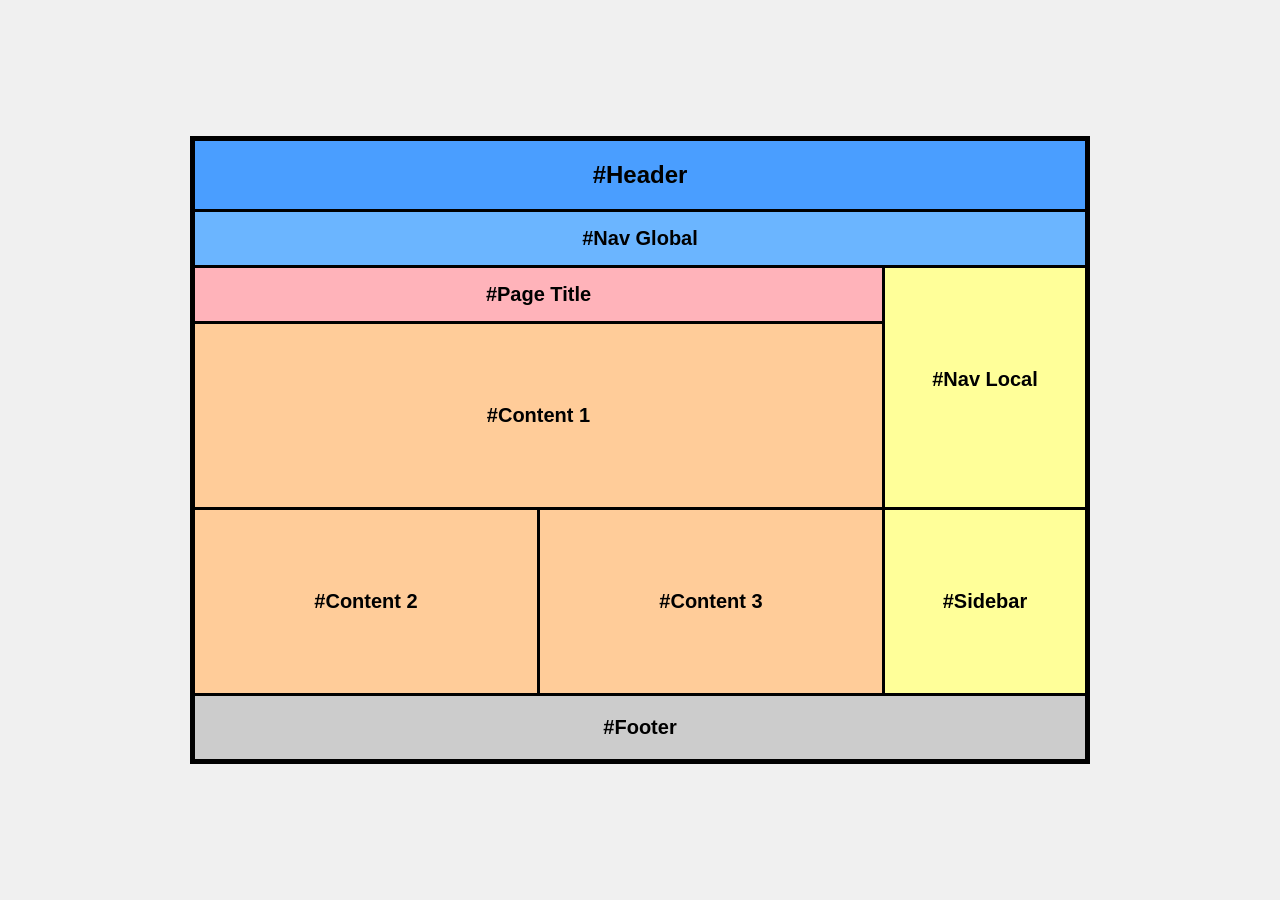
<file: Assignment_3/index.html>
<!DOCTYPE html>
<html lang="en">
<head>
    <meta charset="UTF-8">
    <meta name="viewport" content="width=device-width, initial-scale=1.0">
    <title>Basic Layout Page</title>
    <link rel="stylesheet" href="style.css">
</head>
<body>
    <div class="container">
        <div id="header">#Header</div>
        <div id="nav-global">#Nav Global</div>
        
        <div class="main-wrapper">
            <div class="left-section">
                <div id="page-title">#Page Title</div>
                <div id="content1">#Content 1</div>
            </div>
            <div id="nav-local">#Nav Local</div>
        </div>

        <div class="bottom-wrapper">
            <div class="bottom-left">
                <div id="content2">#Content 2</div>
                <div id="content3">#Content 3</div>
            </div>
            <div id="sidebar">#Sidebar</div>
        </div>

        <div id="footer">#Footer</div>
    </div>
</body>
</html>
</file>
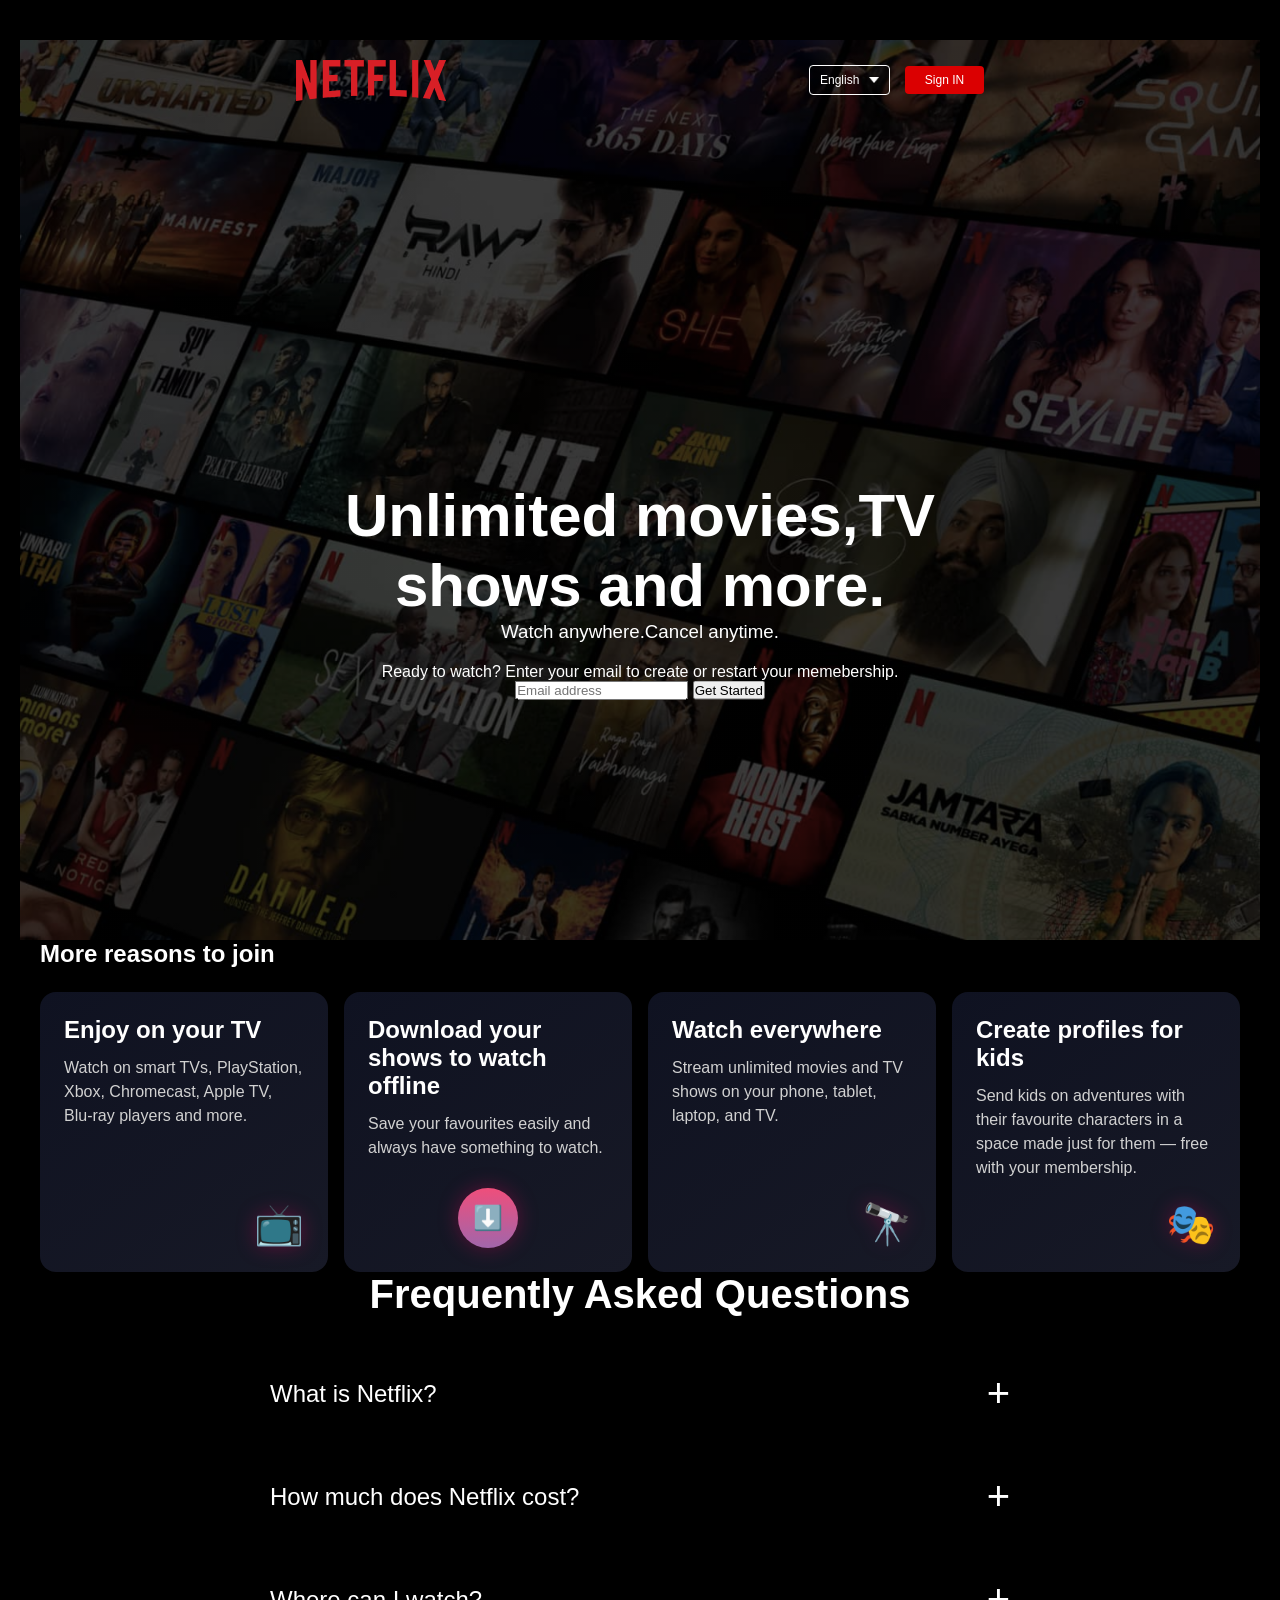
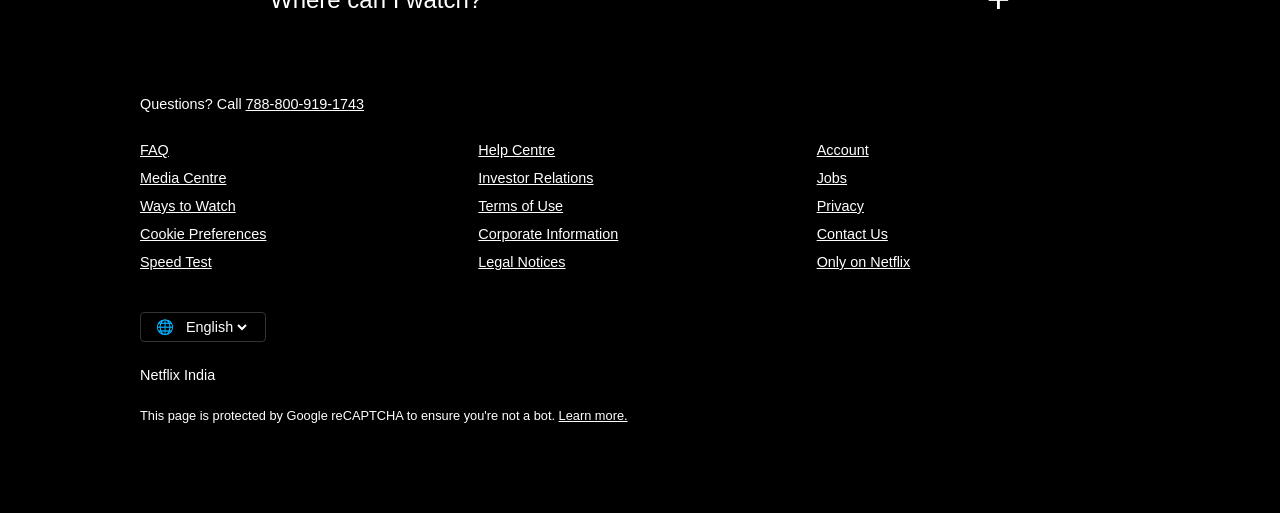
<file: PROJECT_Netflix_clone/index.html>
<!DOCTYPE html>
<html lang="en">
<head>
    <meta charset="UTF-8">
    <meta name="viewport" content="width=device-width, initial-scale=1.0">
    <title>Document</title>
    <link rel="stylesheet" href="style.css"/>
</head>
<body>
    <div class="header">
        <nav>
            <img src="logo.png" class="logo">
            <div>
                <button class="language-btn">English <img src="down-icon.png" >
                </button>
                <button>Sign IN</button>
            </div>
        </nav>
        <div class="header-content">
            <h1>Unlimited movies,TV shows and more.</h1>
            <h3>Watch anywhere.Cancel anytime.</h3>
            <p>Ready to watch? Enter your email to create or restart your memebership. </p>
            <form class="mail-signup">
                <input type="mail" placeholder="Email address" required>
                <button type="submit">Get Started</button>
            </form>
        </div>
    </div>
    <section class="reasons-container">
  <h2 class="section-title">More reasons to join</h2>
  
  <div class="grid-wrapper">
    <div class="reason-card">
      <div class="card-content">
        <h3>Enjoy on your TV</h3>
        <p>Watch on smart TVs, PlayStation, Xbox, Chromecast, Apple TV, Blu-ray players and more.</p>
      </div>
      <div class="icon-wrapper icon-tv">📺</div>
    </div>

    <div class="reason-card">
      <div class="card-content">
        <h3>Download your shows to watch offline</h3>
        <p>Save your favourites easily and always have something to watch.</p>
      </div>
      <div class="icon-wrapper icon-download">⬇️</div>
    </div>

    <div class="reason-card">
      <div class="card-content">
        <h3>Watch everywhere</h3>
        <p>Stream unlimited movies and TV shows on your phone, tablet, laptop, and TV.</p>
      </div>
      <div class="icon-wrapper icon-watch">🔭</div>
    </div>

    <div class="reason-card">
      <div class="card-content">
        <h3>Create profiles for kids</h3>
        <p>Send kids on adventures with their favourite characters in a space made just for them — free with your membership.</p>
      </div>
      <div class="icon-wrapper icon-kids">🎭</div>
    </div>
  </div>
</section>
<section class="faq-section">
  <h2 class="faq-title">Frequently Asked Questions</h2>

  <div class="faq-container">
    <details class="faq-item">
      <summary class="faq-question">
        What is Netflix?
      </summary>
      <div class="faq-answer">
        <p>Netflix is a streaming service that offers a wide variety of award-winning TV shows, movies, anime, documentaries, and more on thousands of internet-connected devices.</p>
      </div>
    </details>

    <details class="faq-item">
      <summary class="faq-question">
        How much does Netflix cost?
      </summary>
      <div class="faq-answer">
        <p>Watch Netflix on your smartphone, tablet, Smart TV, laptop, or streaming device, all for one fixed monthly fee. Plans range from USD 6.99 to USD 22.99 a month.</p>
      </div>
    </details>

    <details class="faq-item">
      <summary class="faq-question">
        Where can I watch?
      </summary>
      <div class="faq-answer">
        <p>Watch anywhere, anytime. Sign in with your Netflix account to watch instantly on the web at netflix.com from your personal computer or on any internet-connected device.</p>
      </div>
    </details>
  </div>
</section>
<footer class="footer">
  <div class="footer-wrapper">
    <p class="footer-contact">Questions? Call <a href="tel:788-800-919-1743">788-800-919-1743</a></p>
    
    <div class="footer-links-grid">
      <ul class="footer-column">
        <li><a href="#">FAQ</a></li>
        <li><a href="#">Media Centre</a></li>
        <li><a href="#">Ways to Watch</a></li>
        <li><a href="#">Cookie Preferences</a></li>
        <li><a href="#">Speed Test</a></li>
      </ul>

      <ul class="footer-column">
        <li><a href="#">Help Centre</a></li>
        <li><a href="#">Investor Relations</a></li>
        <li><a href="#">Terms of Use</a></li>
        <li><a href="#">Corporate Information</a></li>
        <li><a href="#">Legal Notices</a></li>
      </ul>

      <ul class="footer-column">
        <li><a href="#">Account</a></li>
        <li><a href="#">Jobs</a></li>
        <li><a href="#">Privacy</a></li>
        <li><a href="#">Contact Us</a></li>
        <li><a href="#">Only on Netflix</a></li>
      </ul>
    </div>

    <div class="language-selection">
      <div class="lang-button">
        <span>🌐</span>
        <select>
          <option>English</option>
          <option>हिन्दी</option>
        </select>
      </div>
    </div>

    <p class="footer-brand">Netflix India</p>
    
    <p class="footer-captcha">
      This page is protected by Google reCAPTCHA to ensure you're not a bot. 
      <a href="#">Learn more.</a>
    </p>
  </div>
</footer>
</body>
</html>
</file>
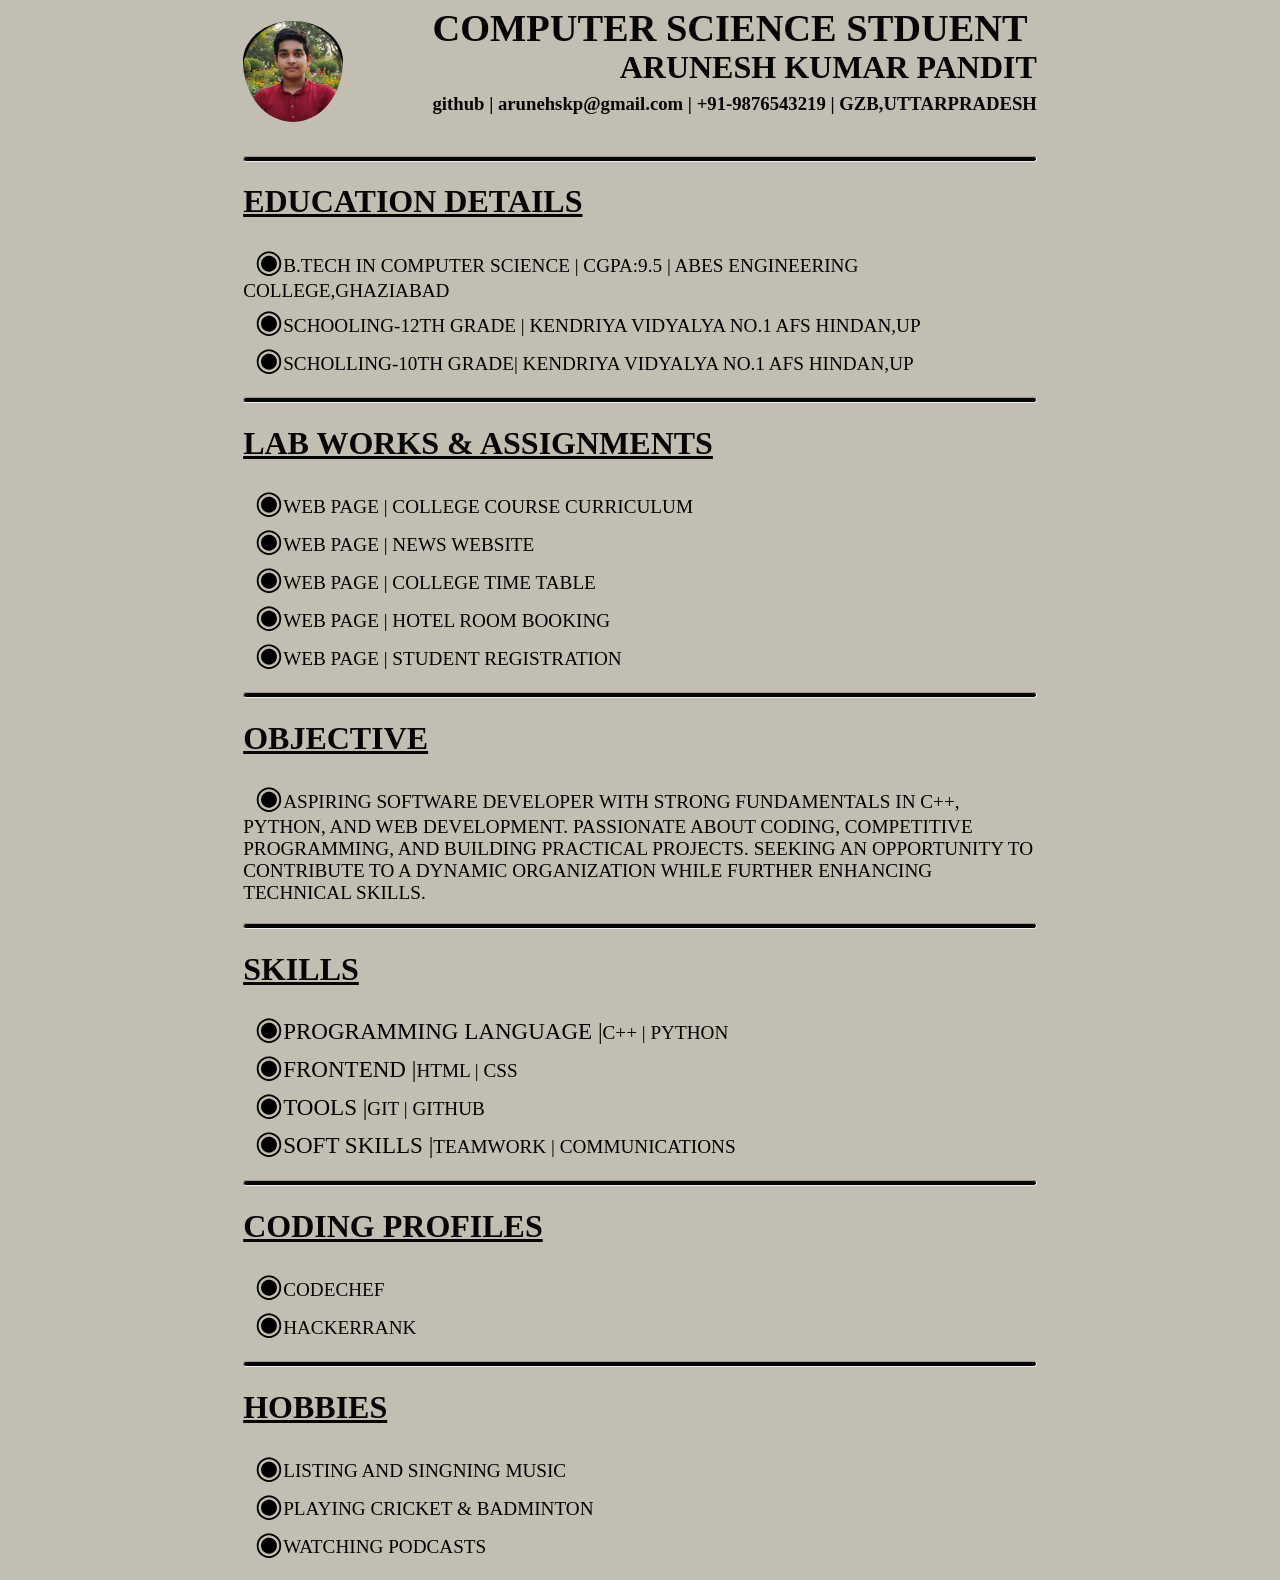
<file: ass_01_resume.html>
<!DOCTYPE html>
<html lang="en">
<head>
    <meta charset="UTF-8">
    <meta name="viewport" content="width=device-width, initial-scale=1.0">
    <title>RESUME</title>
    <link rel="stylesheet" href="style.css">
</head>
<body>
    <header>
    <div id="photo">
        <img src="resume_photo.jpeg"alt="my_profile"/>
    </div>
    <div id="main">
        <i class="fa fa-github" aria-hidden="true"></i>
        <h1><big><b>COMPUTER SCIENCE STDUENT</b></big></h1>
        <h1>ARUNESH KUMAR PANDIT</h1>
        <h3>
        <a href="https://github.com/arun-codes0434/COLLEGE_REPO_01">github</a> | arunehskp@gmail.com | +91-9876543219 | GZB,UTTARPRADESH
    </h3>
    </div>
    </header>
<br>
<hr>
    <div id="allsubheadings">
        <h1><u>EDUCATION DETAILS</u></h1>
        <div id="content">
            <ul>
            <li>B.TECH IN COMPUTER SCIENCE | CGPA:9.5 | ABES ENGINEERING COLLEGE,GHAZIABAD</li>
            <li>SCHOOLING-12TH GRADE | KENDRIYA VIDYALYA NO.1 AFS HINDAN,UP</li>
            <li>SCHOLLING-10TH GRADE| KENDRIYA VIDYALYA NO.1 AFS HINDAN,UP</li>
        </ul>
        </div>
    </div>
<hr>
    <div id="allsubheadings">
        <h1><a href="https://github.com/arun-codes0434/COLLEGE_REPO_01/tree/main/WEB_DESIGNING_1ST_SEM/LAB_WORKS"><u>LAB WORKS & ASSIGNMENTS</u></a></h1>
        <div id="content">
            <ul>
            <li>WEB PAGE | COLLEGE COURSE CURRICULUM</li>
            <li>WEB PAGE | NEWS WEBSITE</li>
            <li>WEB PAGE | COLLEGE TIME TABLE</li>
            <li>WEB PAGE | HOTEL ROOM BOOKING</li>
            <li>WEB PAGE | STUDENT REGISTRATION</li>
        </ul>
        </div>
    </div>
<hr>
    <div id="allsubheadings">
        <h1><u>OBJECTIVE</u></h1>
        <div id="content">
            <ul>
            <li>ASPIRING SOFTWARE DEVELOPER WITH STRONG FUNDAMENTALS IN C++, PYTHON, AND WEB DEVELOPMENT. PASSIONATE ABOUT CODING, COMPETITIVE PROGRAMMING, AND BUILDING PRACTICAL PROJECTS. SEEKING AN OPPORTUNITY TO CONTRIBUTE TO A DYNAMIC ORGANIZATION WHILE FURTHER ENHANCING TECHNICAL SKILLS.</li>
            </ul>
        </div>
    </div>

    <div id="allsubheadings">
<hr>
        <h1><u>SKILLS</u></h1>
        <div id="content">
            <ul>
            <li><big>PROGRAMMING LANGUAGE |</big>C++ | PYTHON</li>
            <li><big>FRONTEND |</big>HTML | CSS</li>
            <li><big>TOOLS |</big>GIT | GITHUB</li>
            <li><big>SOFT SKILLS |</big>TEAMWORK | COMMUNICATIONS</li>
        </ul>
        </div>
    </div>
<hr>
    <div id="allsubheadings">
        <h1><u>CODING PROFILES</u></h1>
        <dc id="content">
            <ul>
            <li><a href="https://www.codechef.com/users/cse1501010434">CODECHEF</a></li>
            <li><a href="https://www.hackerrank.com/profile/aruneshkr9">HACKERRANK</a></li>
        </ul>
        </dc>
    </div>
<hr>
    <div id="allsubheadings">
        <h1><u>HOBBIES</u></h1>
        <div id="content">
            <ul>
            <li>LISTING AND SINGNING MUSIC</li>
            <li>PLAYING CRICKET & BADMINTON</li>
            <li>WATCHING PODCASTS</li>
        </ul>
        </div>
    </div>

    
</body>
</html>
</file>
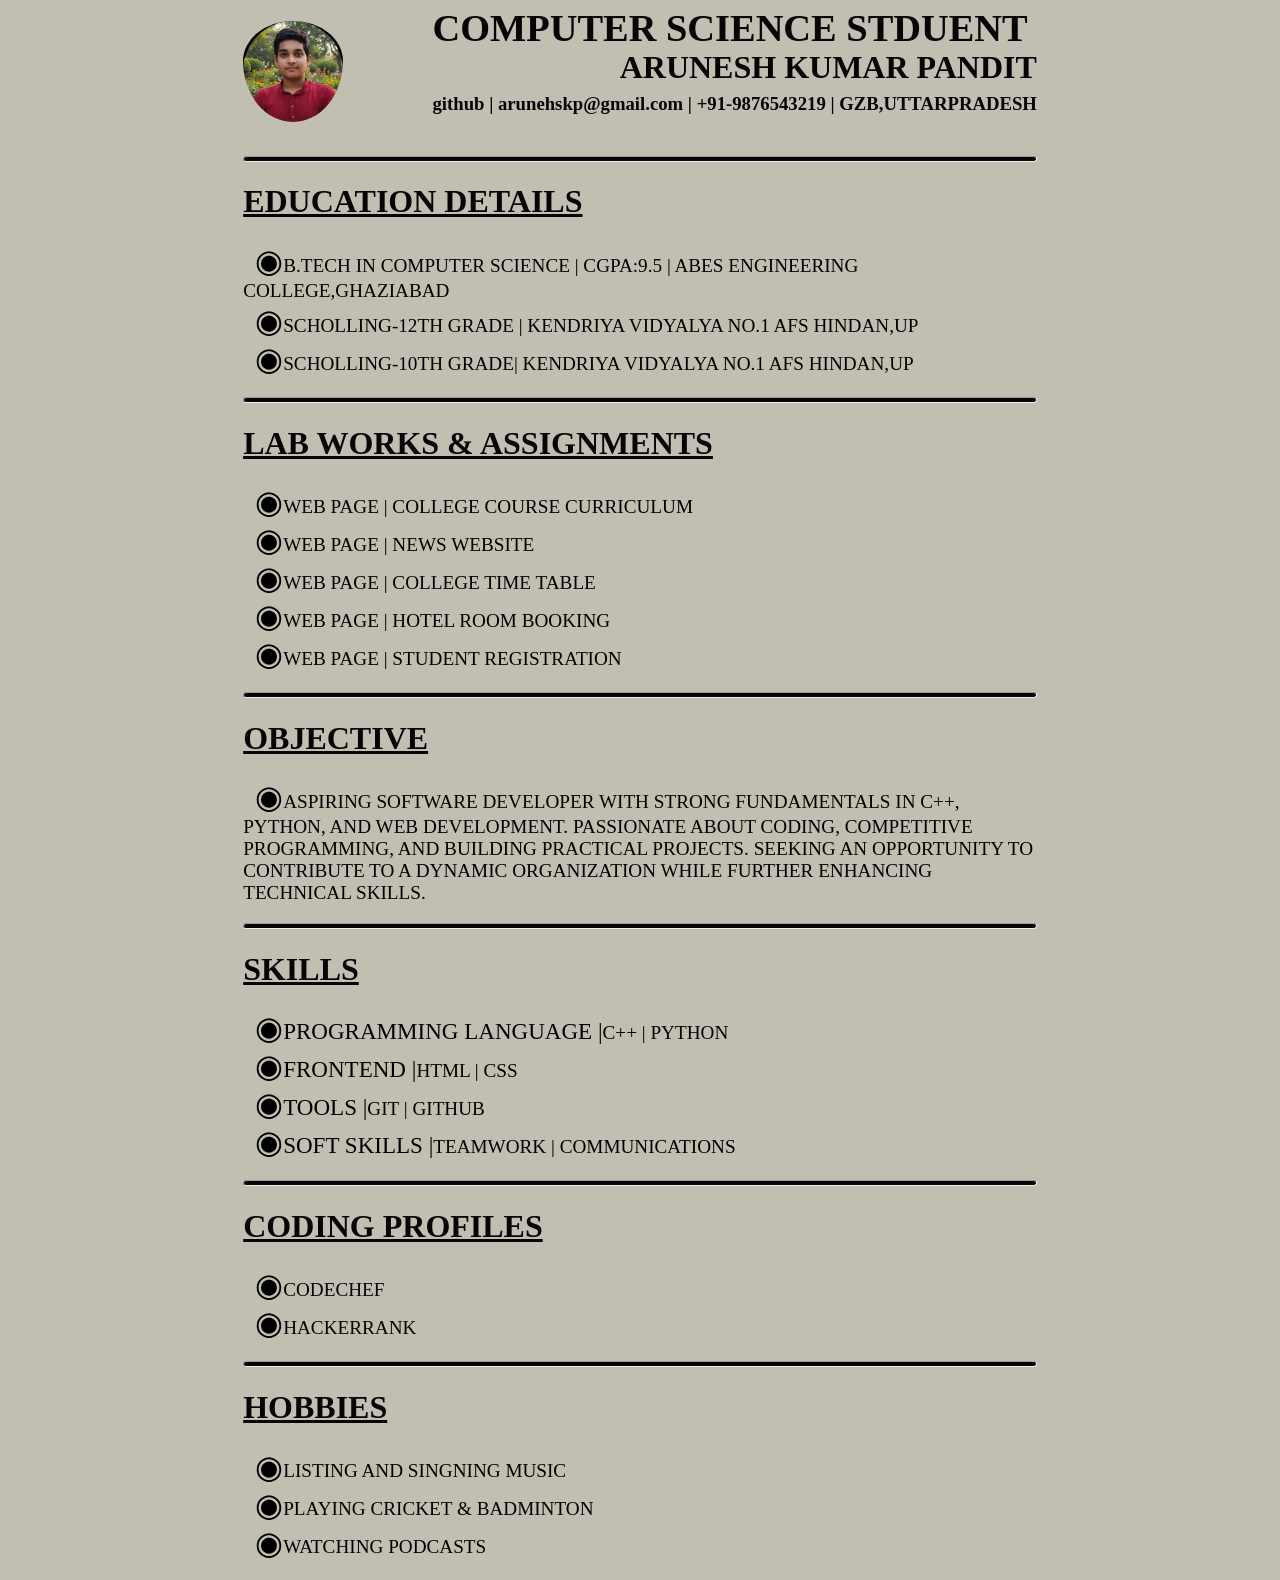
<file: Assignment_1/resume.html>
<!DOCTYPE html>
<html lang="en">
<head>
    <meta charset="UTF-8">
    <meta name="viewport" content="width=device-width, initial-scale=1.0">
    <title>RESUME</title>
    <link rel="stylesheet" href="style.css">
</head>
<body>
    <header>
    <div id="photo">
        <img src="resume_photo.jpeg"alt="my_profile"/>
    </div>
    <div id="main">
        <i class="fa fa-github" aria-hidden="true"></i>
        <h1><big><b>COMPUTER SCIENCE STDUENT</b></big></h1>
        <h1>ARUNESH KUMAR PANDIT</h1>
        <h3>
        <a href="https://github.com/arun-codes0434/COLLEGE_REPO_01">github</a> | arunehskp@gmail.com | +91-9876543219 | GZB,UTTARPRADESH
    </h3>
    </div>
    </header>
<br>
<hr>
    <div id="allsubheadings">
        <h1><u>EDUCATION DETAILS</u></h1>
        <div id="content">
            <ul>
            <li>B.TECH IN COMPUTER SCIENCE | CGPA:9.5 | ABES ENGINEERING COLLEGE,GHAZIABAD</li>
            <li>SCHOLLING-12TH GRADE | KENDRIYA VIDYALYA NO.1 AFS HINDAN,UP</li>
            <li>SCHOLLING-10TH GRADE| KENDRIYA VIDYALYA NO.1 AFS HINDAN,UP</li>
        </ul>
        </div>
    </div>
<hr>
    <div id="allsubheadings">
        <h1><a href="https://github.com/arun-codes0434/COLLEGE_REPO_01/tree/main/WEB_DESIGNING_1ST_SEM/LAB_WORKS"><u>LAB WORKS & ASSIGNMENTS</u></a></h1>
        <div id="content">
            <ul>
            <li>WEB PAGE | COLLEGE COURSE CURRICULUM</li>
            <li>WEB PAGE | NEWS WEBSITE</li>
            <li>WEB PAGE | COLLEGE TIME TABLE</li>
            <li>WEB PAGE | HOTEL ROOM BOOKING</li>
            <li>WEB PAGE | STUDENT REGISTRATION</li>
        </ul>
        </div>
    </div>
<hr>
    <div id="allsubheadings">
        <h1><u>OBJECTIVE</u></h1>
        <div id="content">
            <ul>
            <li>ASPIRING SOFTWARE DEVELOPER WITH STRONG FUNDAMENTALS IN C++, PYTHON, AND WEB DEVELOPMENT. PASSIONATE ABOUT CODING, COMPETITIVE PROGRAMMING, AND BUILDING PRACTICAL PROJECTS. SEEKING AN OPPORTUNITY TO CONTRIBUTE TO A DYNAMIC ORGANIZATION WHILE FURTHER ENHANCING TECHNICAL SKILLS.</li>
            </ul>
        </div>
    </div>

    <div id="allsubheadings">
<hr>
        <h1><u>SKILLS</u></h1>
        <div id="content">
            <ul>
            <li><big>PROGRAMMING LANGUAGE |</big>C++ | PYTHON</li>
            <li><big>FRONTEND |</big>HTML | CSS</li>
            <li><big>TOOLS |</big>GIT | GITHUB</li>
            <li><big>SOFT SKILLS |</big>TEAMWORK | COMMUNICATIONS</li>
        </ul>
        </div>
    </div>
<hr>
    <div id="allsubheadings">
        <h1><u>CODING PROFILES</u></h1>
        <dc id="content">
            <ul>
            <li><a href="https://www.codechef.com/users/cse1501010434">CODECHEF</a></li>
            <li><a href="https://www.hackerrank.com/profile/aruneshkr9">HACKERRANK</a></li>
        </ul>
        </dc>
    </div>
<hr>
    <div id="allsubheadings">
        <h1><u>HOBBIES</u></h1>
        <div id="content">
            <ul>
            <li>LISTING AND SINGNING MUSIC</li>
            <li>PLAYING CRICKET & BADMINTON</li>
            <li>WATCHING PODCASTS</li>
        </ul>
        </div>
    </div>

    
</body>
</html>
</file>
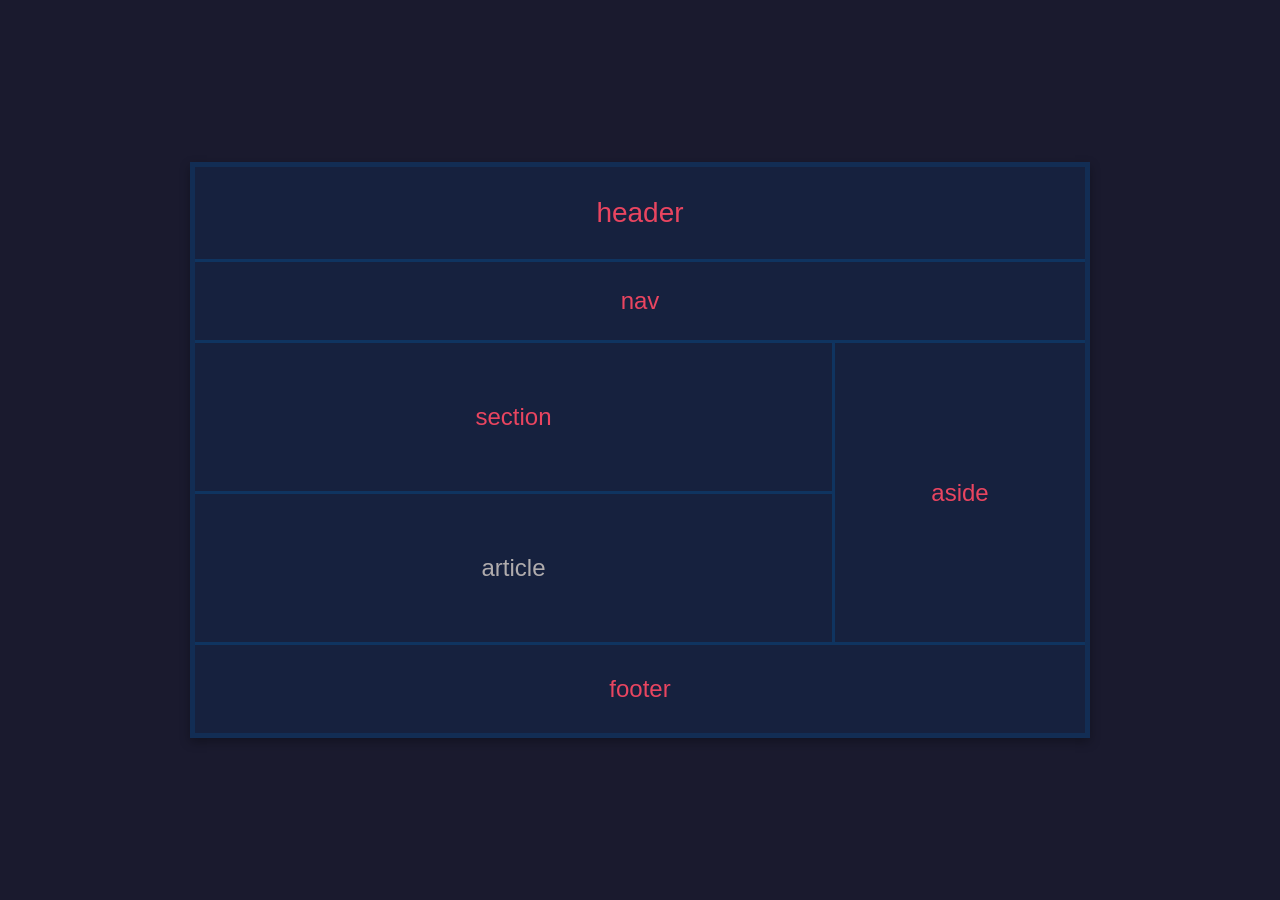
<file: Assignment_2/inedx.html>
<!DOCTYPE html>
<html lang="en">
<head>
    <meta charset="UTF-8">
    <meta name="viewport" content="width=device-width, initial-scale=1.0">
    <title>Semantic HTML Layout</title>
    <link rel="stylesheet" href="style.css">
</head>
<body>
    <div class="container">
        <header>
            header
        </header>

        <nav>
            nav
        </nav>

        <div class="main-content">
            <div class="left-column">
                <section>
                    section
                </section>

                <article>
                    article
                </article>
            </div>

            <aside>
                aside
            </aside>
        </div>

        <footer>
            footer
        </footer>
    </div>
</body>
</html>
</file>
<file: Assignment_3/style.css>
* {
            margin: 0;
            padding: 0;
            box-sizing: border-box;
        }

        body {
            font-family: Arial, sans-serif;
            background-color: #f0f0f0;
            padding: 20px;
            display: flex;
            justify-content: center;
            align-items: center;
            min-height: 100vh;
        }

        .container {
            max-width: 900px;
            width: 100%;
            border: 5px solid #000;
         
        }

        #header {
            background-color: #4A9EFF;
            padding: 20px;
            text-align: center;
            font-size: 24px;
            font-weight: bold;
            border-bottom: 3px solid #000;
        }

        #nav-global {
            background-color: #6BB5FF;
            padding: 15px;
            text-align: center;
            font-size: 20px;
            font-weight: bold;
            border-bottom: 3px solid #000;
        }

        .main-wrapper {
            display: flex;
        }

        .left-section {
            flex: 1;
        }

        #page-title {
            background-color: #FFB3BA;
            padding: 15px;
            text-align: center;
            font-size: 20px;
            font-weight: bold;
            border-right: 3px solid #000;
            border-bottom: 3px solid #000;
        }

        #content1 {
            background-color: #FFCC99;
            padding: 80px 20px;
            text-align: center;
            font-size: 20px;
            font-weight: bold;
            border-right: 3px solid #000;
            border-bottom: 3px solid #000;
        }

        #nav-local {
            background-color: #FFFF99;
            padding: 100px 40px;
            text-align: center;
            font-size: 20px;
            font-weight: bold;
            border-bottom: 3px solid #000;
            min-width: 200px;
        }

        .bottom-wrapper {
            display: flex;
        }

        .bottom-left {
            flex: 1;
            display: flex;
        }

        #content2 {
            background-color: #FFCC99;
            padding: 80px 20px;
            text-align: center;
            font-size: 20px;
            font-weight: bold;
            flex: 1;
            border-right: 3px solid #000;
            border-bottom: 3px solid #000;
        }

        #content3 {
            background-color: #FFCC99;
            padding: 80px 20px;
            text-align: center;
            font-size: 20px;
            font-weight: bold;
            flex: 1;
            border-right: 3px solid #000;
            border-bottom: 3px solid #000;
        }

        #sidebar {
            background-color: #FFFF99;
            padding: 80px 40px;
            text-align: center;
            font-size: 20px;
            font-weight: bold;
            border-bottom: 3px solid #000;
            min-width: 200px;
        }

        #footer {
            background-color: #CCCCCC;
            padding: 20px;
            text-align: center;
            font-size: 20px;
            font-weight: bold;
        }
</file>
<file: PROJECT_Netflix_clone/style.css>
*{
    margin: 0;
    padding: 0;
    font-family: 'Poppins',sans-serif;
    box-sizing: border-box;    
}
body{
    background: #000;
    color: #fff;

}
.header{
    width: 100%;
    height: 100vh;
    background-image: linear-gradient(rgba(0,0,0,0.7),rgba(0,0,0,0.7)),url(header-image.png);
    background-size: cover;
    background-position: center;
    padding: 10px 8%;
    position: relative;
}
nav{
    display: flex;
    align-items: center;
    justify-content: space-around;
    padding: 10px 0;
}
.logo{
    width: 150px;
    cursor: pointer;
}
nav button{
    border:0;
    outline: 0;
    background: #db0001;
    color: #fff;
    padding: 7px 20px;
    font-size: 12px;
    border-radius: 4px;
    margin-left: 10px;
    cursor: pointer;
}
.language-btn{
    display: inline-flex;
    align-items: center;
    background: transparent;
    border: 1px solid #fff;
    padding: 7px 10px;
}
.language-btn img{
    width: 10px;
    margin-left: 10px;
}
.header-content{
    position: absolute;
    top: 50%;
    left: 50%;
    transform: translate(-50%,-50%);
    text-align: center;
    margin-top: 100px;
}
.header-content h1{
    font-size: 60px;
    line-height: 70px;
    font-weight: 600;
    max-width: 650px;
}
.header-content h3{
    font-weight: 400;
    margin-bottom: 20px;
}
.email-signup{
    background: #fff;
    border-radius: 4px;
    display: flex;
    align-items: center;
    margin-top: 30px;
    overflow: hidden;
}
.email-signup input{
    flex: 1;
    border: 0;
    outline: 0;
    margin-left: 20px;
}
.email-signup button{
    background: #db0001;
    border: 0;
    outline: 0;
    color: #fff;
    font-size: 16px;
    cursor: pointer;
    padding: 15px 30px;
}
:root {
  --bg-color: #000000;
  --card-bg: linear-gradient(145deg, #0f1221, #171926);
  --text-main: #ffffff;
  --text-muted: #d1d1d1;
}
body {
  background-color: var(--bg-color);
  font-family: 'Segoe UI', Roboto, sans-serif;
  color: var(--text-main);
  margin: 0;
  padding: 40px 20px;
} 
.reasons-container {
  max-width: 1200px;
  margin: 0 auto;
}
.section-title {
  font-size: 1.5rem;
  margin-bottom: 24px;
  font-weight: 600;
}
.grid-wrapper {
  display: grid;
  grid-template-columns: repeat(auto-fit, minmax(260px, 1fr));
  gap: 16px;
}
.reason-card {
  background: var(--card-bg);
  border-radius: 16px;
  padding: 24px;
  min-height: 280px;
  display: flex;
  flex-direction: column;
  justify-content: space-between; 
  transition: transform 0.3s ease;
}
.reason-card:hover {
  transform: translateY(-5px); 
}
.reason-card h3 {
  font-size: 1.5rem;
  margin-top: 0;
  margin-bottom: 12px;
}

.reason-card p {
  font-size: 1rem;
  line-height: 1.5;
  color: var(--text-muted);
}
.icon-wrapper {
  align-self: flex-end;
  font-size: 40px;
  margin-top: 20px;
  filter: drop-shadow(0 0 10px rgba(255, 0, 100, 0.3));
}


.icon-download {
  align-self: center;
  background: linear-gradient(to bottom, #ef4e7b, #a166ab);
  border-radius: 50%;
  width: 60px;
  height: 60px;
  display: flex;
  align-items: center;
  justify-content: center;
  font-size: 24px;
}
.faq-section {
  max-width: 800px;
  margin: 0 auto;
}

.faq-title {
  font-size: 2.5rem;
  text-align: center;
  margin-bottom: 30px;
  font-weight: 900;
}

.faq-container {
  display: flex;
  flex-direction: column;
  gap: 10px;
}
.faq-item {
  display: block;
}

.faq-question {
  list-style: none;
  background-color: var(--faq-bg);
  padding: 24px 30px;
  font-size: 1.5rem;
  cursor: pointer;
  display: flex;
  justify-content: space-between;
  align-items: center;
  transition: background-color 0.25s ease;
}
.faq-question::-webkit-details-marker {
  display: none;
}
.faq-question:hover {
  background-color: var(--faq-hover);
}
.faq-question::after {
  content: '+';
  font-size: 2.5rem;
  font-weight: 300;
  transition: transform 0.3s ease;
}
.faq-item[open] .faq-question::after {
  transform: rotate(45deg);
}
.faq-answer {
  background-color: var(--faq-bg);
  margin-top: 2px; 
  overflow: hidden;
}

.faq-answer p {
  padding: 24px 30px;
  font-size: 1.25rem;
  line-height: 1.4;
  margin: 0;
  animation: fadeIn 0.4s ease-out;
}

@keyframes fadeIn {
  from { opacity: 0; transform: translateY(-10px); }
  to { opacity: 1; transform: translateY(0); }
}
.footer {
  background-color: var(--footer-bg);
  color: var(--footer-text);
  padding: 50px 20px;
  font-family: 'Helvetica Neue', Helvetica, Arial, sans-serif;
  font-size: 0.9rem;
}

.footer-wrapper {
  max-width: 1000px;
  margin: 0 auto;
}

.footer-contact {
  margin-bottom: 30px;
}

.footer-contact a {
  color: var(--footer-text);
  text-decoration: underline;
}
.footer-links-grid {
  display: grid;
  grid-template-columns: repeat(3, 1fr); 
  gap: 15px;
  margin-bottom: 30px;
}

.footer-column {
  list-style: none;
  padding: 0;
  margin: 0;
}

.footer-column li {
  margin-bottom: 12px;
}

.footer-column a, 
.footer-captcha a {
  color: var(--footer-text);
  text-decoration: underline;
  transition: color 0.2s ease;
}
.footer-column a:hover, 
.footer-contact a:hover,
.footer-captcha a:hover {
  color: var(--footer-hover);
}
.language-selection {
  margin-bottom: 25px;
}

.lang-button {
  background: rgba(0,0,0,0.5);
  border: 1px solid #333;
  color: white;
  padding: 5px 15px;
  display: inline-flex;
  align-items: center;
  border-radius: 4px;
}

.lang-button select {
  background: transparent;
  color: white;
  border: none;
  font-size: 0.9rem;
  margin-left: 8px;
  outline: none;
}

.footer-brand {
  margin-bottom: 25px;
}

.footer-captcha {
  font-size: 0.8rem;
}
@media (max-width: 600px) {
  .footer-links-grid {
    grid-template-columns: repeat(2, 1fr); 
  }
}
</file>
<file: style.css>
@page {
    size: A4;
    margin: 20mm;
 }
 body {
    width: 210mm;
    min-height: 297mm;
    margin: 0 auto;
    box-sizing: border-box;
    background-color: rgb(194, 190, 178);   
} 
header {
    justify-content: space-between;
    display: flex;
    border: none;
}
img {
    transition: transform .2s linear;
    width: 100px;
    max-width: 400px;
    object-fit: cover;
    vertical-align: left;
    padding-top: 2cap;
    border-radius: 50%;
}
img:hover {
    transform: scale(1.5);
}
.wrapper {
    padding: 0 15px;
    display: flex;
    flex-wrap: wrap;
    align-items: right;
    gap: 5rem;
}
.intro {
    flex: 1;
}
a {
    text-decoration: none;
    color: rgb(5,5,5);
}
hr {
    height: 4px;
    background-color: rgb(5,5,5);
    border-radius: 10px;
}

h1:nth-of-type(1) {
    font-weight: bolder;
    color: rgb(5,5,5);
    text-align: left;
}
h3 {
    margin-top: 0px;
    color: rgb(5,5,5);
    text-align: left;
}
.profile-link {
    display: flex;
    align-items: center;
    text-decoration: none;
    color: black;
}
.icon {
    font-size: 22px;
    margin-right: 8px;     
}
ul {
    list-style: none;
    padding-left: 0;
}

li::before {
    font-size: xx-large;
    content: "◉";
    padding-top: 5%;
    margin-left: 12px;
}
#main {
    line-height: 15px;
    text-align: right;
    color: rgb(5,5,5);
}
#allsubheadings {
    color: black;
}
#content {
    font-size: larger;
    color: black;
}
</file>
<file: Assignment_1/style.css>
@page {
    size: A4;
    margin: 20mm;
 }
 body {
    width: 210mm;
    min-height: 297mm;
    margin: 0 auto;
    box-sizing: border-box;
    background-color: rgb(194, 190, 178);   
} 
header {
    justify-content: space-between;
    display: flex;
    border: none;
}
img {
    transition: transform .2s linear;
    width: 100px;
    max-width: 400px;
    object-fit: cover;
    vertical-align: left;
    padding-top: 2cap;
    border-radius: 50%;
}
img:hover {
    transform: scale(1.5);
}
.wrapper {
    padding: 0 15px;
    display: flex;
    flex-wrap: wrap;
    align-items: right;
    gap: 5rem;
}
.intro {
    flex: 1;
}
a {
    text-decoration: none;
    color: rgb(5,5,5);
}
hr {
    height: 4px;
    background-color: rgb(5,5,5);
    border-radius: 10px;
}

h1:nth-of-type(1) {
    font-weight: bolder;
    color: rgb(5,5,5);
    text-align: left;
}
h3 {
    margin-top: 0px;
    color: rgb(5,5,5);
    text-align: left;
}
.profile-link {
    display: flex;
    align-items: center;
    text-decoration: none;
    color: black;
}
.icon {
    font-size: 22px;
    margin-right: 8px;     
}
ul {
    list-style: none;
    padding-left: 0;
}

li::before {
    font-size: xx-large;
    content: "◉";
    padding-top: 5%;
    margin-left: 12px;
}
#main {
    line-height: 15px;
    text-align: right;
    color: rgb(5,5,5);
}
#allsubheadings {
    color: black;
}
#content {
    font-size: larger;
    color: black;
}
</file>
<file: Assignment_2/style.css>
* {
            margin: 0;
            padding: 0;
            box-sizing: border-box;
        }

        body {
            font-family: Arial, sans-serif;
            background-color: #1a1a2e;
            padding: 20px;
            display: flex;
            justify-content: center;
            align-items: center;
            min-height: 100vh;
        }

        .container {
            max-width: 900px;
            width: 100%;
            border: 5px solid #0f3360bf;
            box-shadow: 0 4px 10px rgba(0,0,0,0.3);
        }

        header {
            background-color: #16213e;
            padding: 30px;
            text-align: center;
            font-size: 28px;
            color: #e94560;
            border-bottom: 3px solid #0f3460;
        }

        nav {
            background-color: #16213e;
            padding: 25px;
            text-align: center;
            font-size: 24px;
            color: #e94560;
            border-bottom: 3px solid #0f3460;
        }

        .main-content {
            display: flex;
            border-bottom: 3px solid #0f3460;
        }

        .left-column {
            flex: 1;
            display: flex;
            flex-direction: column;
            border-right: 3px solid #0f3460;
        }

        section {
            background-color: #16213e;
            padding: 60px 30px;
            text-align: center;
            font-size: 24px;
            color: #e94560;
            border-bottom: 3px solid #0f3460;
        }

        article {
            background-color: #16213e;
            padding: 60px 30px;
            text-align: center;
            font-size: 24px;
            color: #b0acad;
        }

        aside {
            background-color: #16213e;
            padding: 100px 40px;
            text-align: center;
            font-size: 24px;
            color: #e94560;
            min-width: 250px;
            display: flex;
            align-items: center;
            justify-content: center;
        }

        footer {
            background-color: #16213e;
            padding: 30px;
            text-align: center;
            font-size: 24px;
            color: #e94560;
        }
</file>
